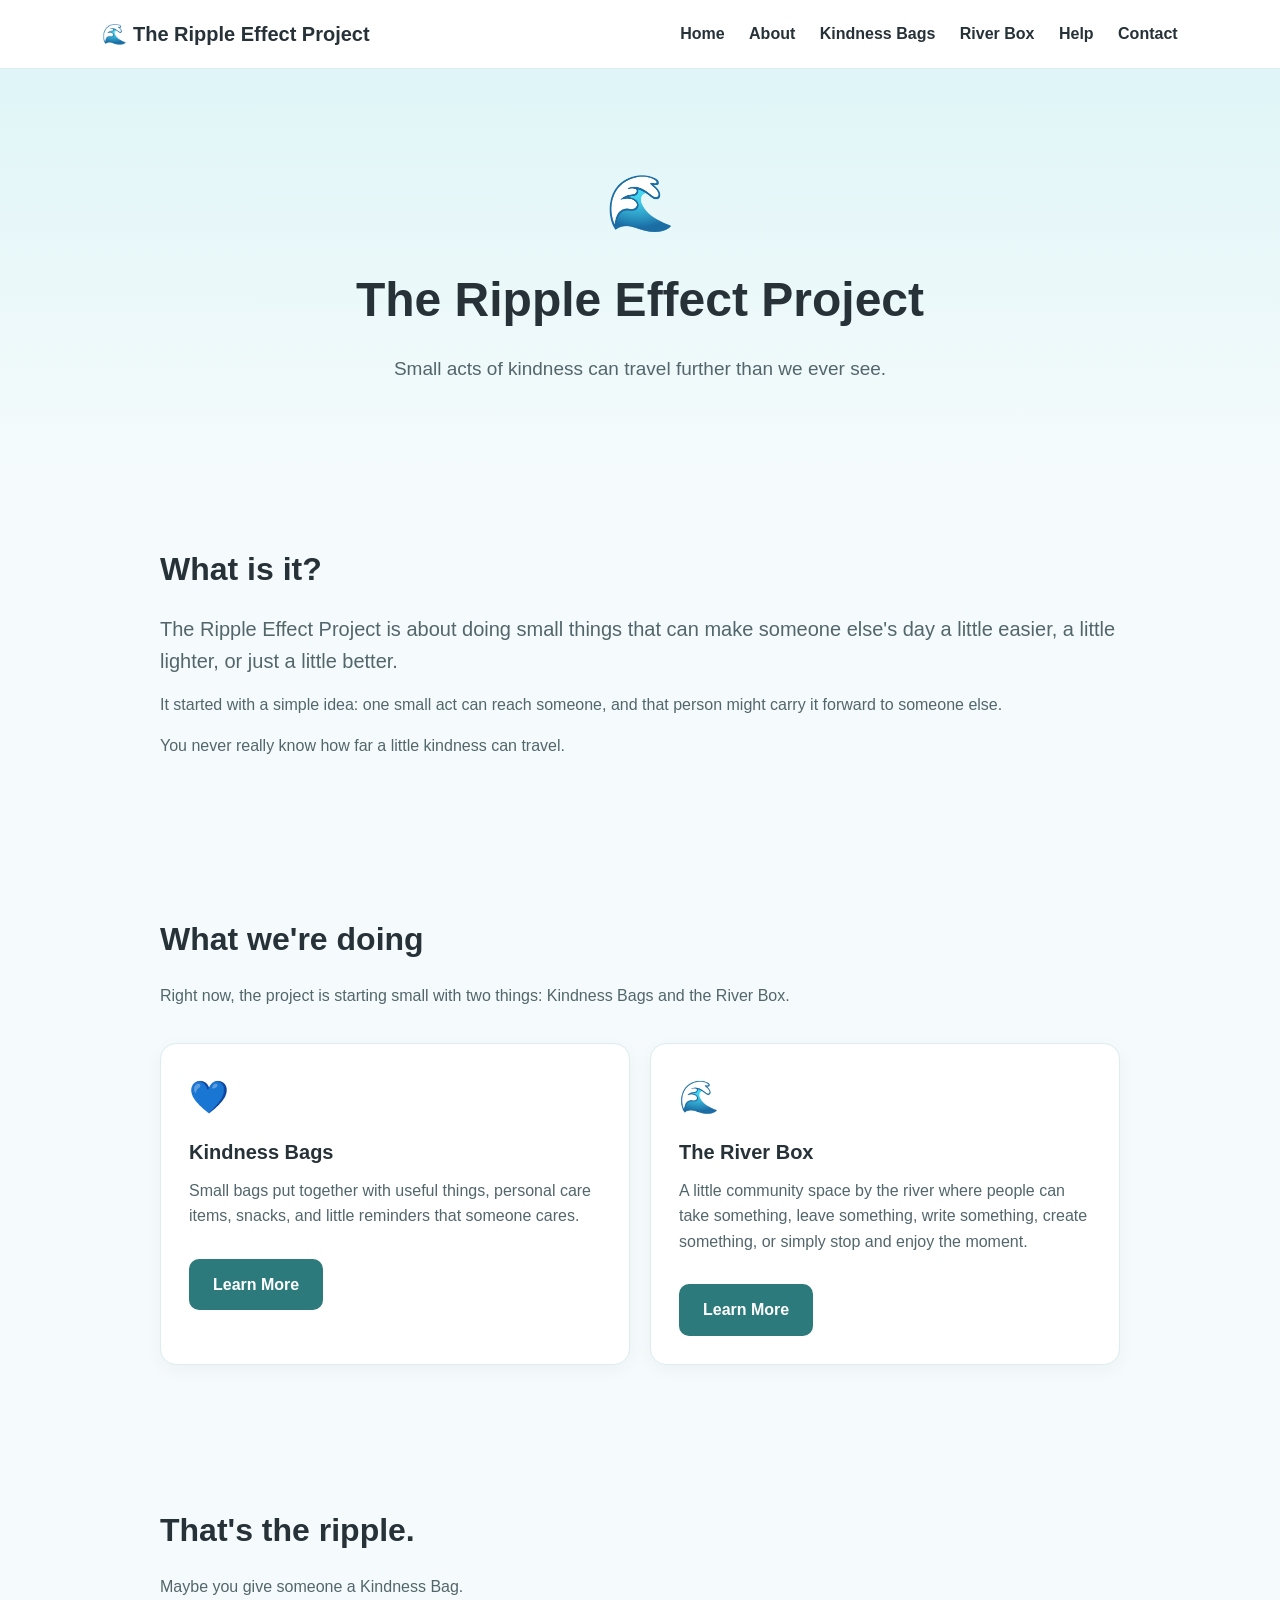
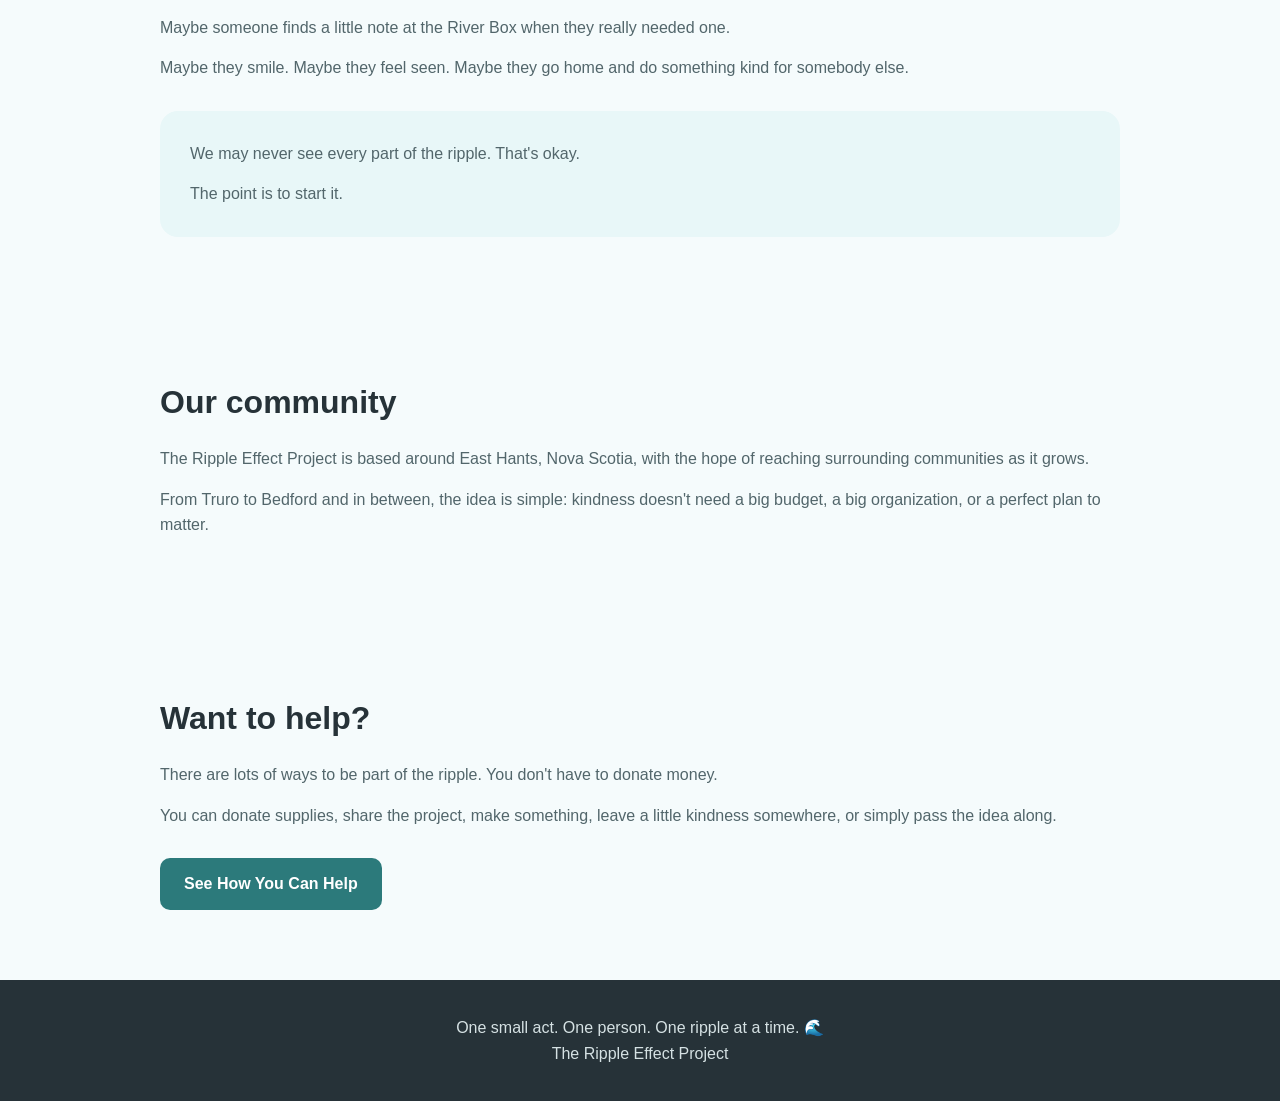
<file: index.html>
<!DOCTYPE html>
<html lang="en">
<head>
  <meta charset="UTF-8">
  <meta name="viewport" content="width=device-width, initial-scale=1.0">
  <title>The Ripple Effect Project</title>
  <!-- Shared stylesheet -->
  <link rel="stylesheet" href="style.css">
</head>
<body>
  <!-- Navigation -->
  <nav>
    <div class="logo">🌊 The Ripple Effect Project</div>
    <div>
      <a href="index.html">Home</a>
      <a href="about.html">About</a>
      <a href="kindness-bags.html">Kindness Bags</a>
      <a href="river-box.html">River Box</a>
      <a href="help.html">Help</a>
      <a href="contact.html">Contact</a>
    </div>
  </nav>
  <!-- Hero -->
  <header class="hero">
    <div class="emoji">🌊</div>
    <h1>The Ripple Effect Project</h1>
    <p>
      Small acts of kindness can travel further than we ever see.
    </p>
  </header>
  <!-- About -->
  <section>
    <h2>What is it?</h2>
    <p class="intro">
      The Ripple Effect Project is about doing small things that can make
      someone else's day a little easier, a little lighter, or just a little
      better.
    </p>
    <p>
      It started with a simple idea: one small act can reach someone,
      and that person might carry it forward to someone else.
    </p>
    <p>
      You never really know how far a little kindness can travel.
    </p>
  </section>
  <!-- What We Do -->
  <section>
    <h2>What we're doing</h2>
    <p>
      Right now, the project is starting small with two things:
      Kindness Bags and the River Box.
    </p>
    <div class="cards">
      <div class="card">
        <div class="icon">💙</div>
        <h3>Kindness Bags</h3>
        <p>
          Small bags put together with useful things, personal care items,
          snacks, and little reminders that someone cares.
        </p>
        <a href="kindness-bags.html" class="button">
          Learn More
        </a>
      </div>
      <div class="card">
        <div class="icon">🌊</div>
        <h3>The River Box</h3>
        <p>
          A little community space by the river where people can take
          something, leave something, write something, create something,
          or simply stop and enjoy the moment.
        </p>
        <a href="river-box.html" class="button">
          Learn More
        </a>
      </div>
    </div>
  </section>
  <!-- Ripple -->
  <section>
    <h2>That's the ripple.</h2>
    <p>
      Maybe you give someone a Kindness Bag.
    </p>
    <p>
      Maybe someone finds a little note at the River Box when they
      really needed one.
    </p>
    <p>
      Maybe they smile. Maybe they feel seen. Maybe they go home and
      do something kind for somebody else.
    </p>
    <div class="note">
      <p>
        We may never see every part of the ripple.
        That's okay.
      </p>
      <p>
        The point is to start it.
      </p>
    </div>
  </section>
  <!-- Community -->
  <section>
    <h2>Our community</h2>
    <p>
      The Ripple Effect Project is based around East Hants, Nova Scotia,
      with the hope of reaching surrounding communities as it grows.
    </p>
    <p>
      From Truro to Bedford and in between, the idea is simple:
      kindness doesn't need a big budget, a big organization, or a perfect
      plan to matter.
    </p>
  </section>
  <!-- Help -->
  <section>
    <h2>Want to help?</h2>
    <p>
      There are lots of ways to be part of the ripple.
      You don't have to donate money.
    </p>
    <p>
      You can donate supplies, share the project, make something,
      leave a little kindness somewhere, or simply pass the idea along.
    </p>
    <a href="help.html" class="button">
      See How You Can Help
    </a>
  </section>
  <!-- Footer -->
  <footer>
    <p>
      One small act. One person. One ripple at a time. 🌊
    </p>
    <p>
      The Ripple Effect Project
    </p>
  </footer>
</body>
</html>
</file>
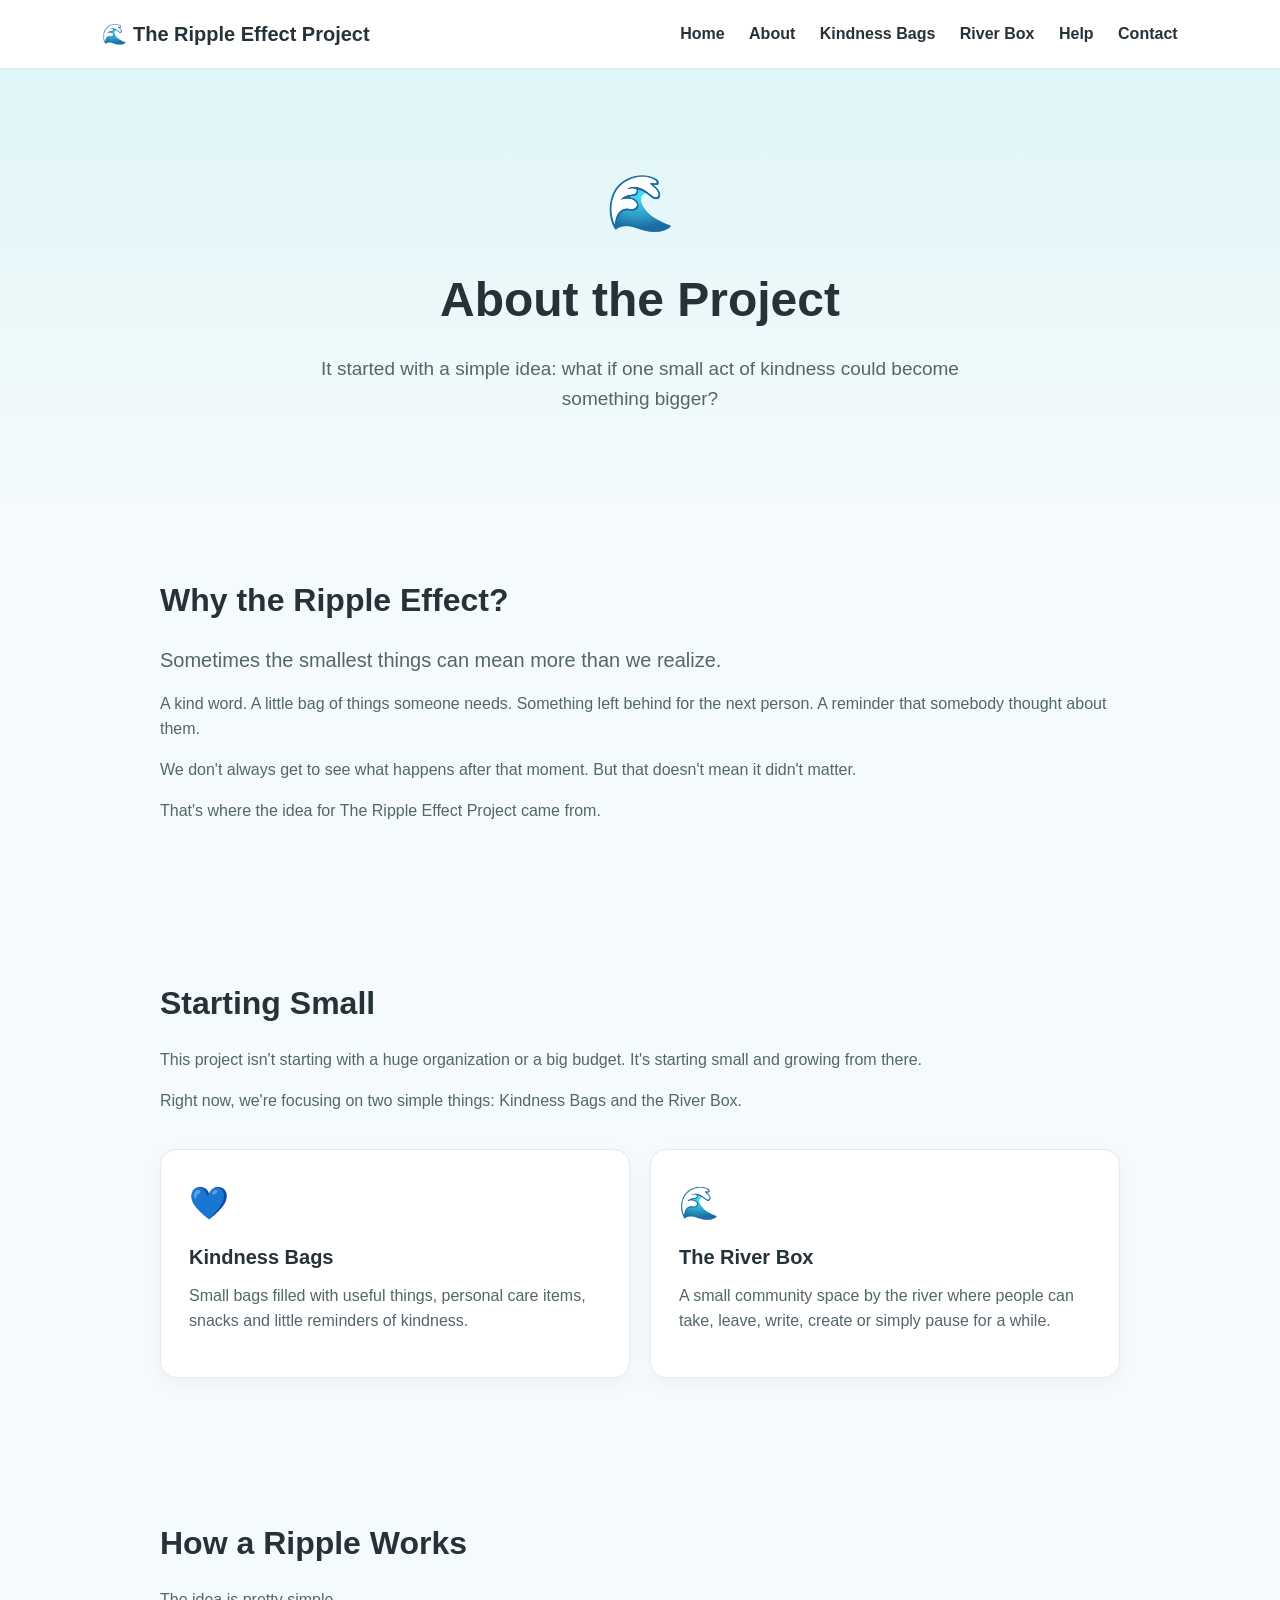
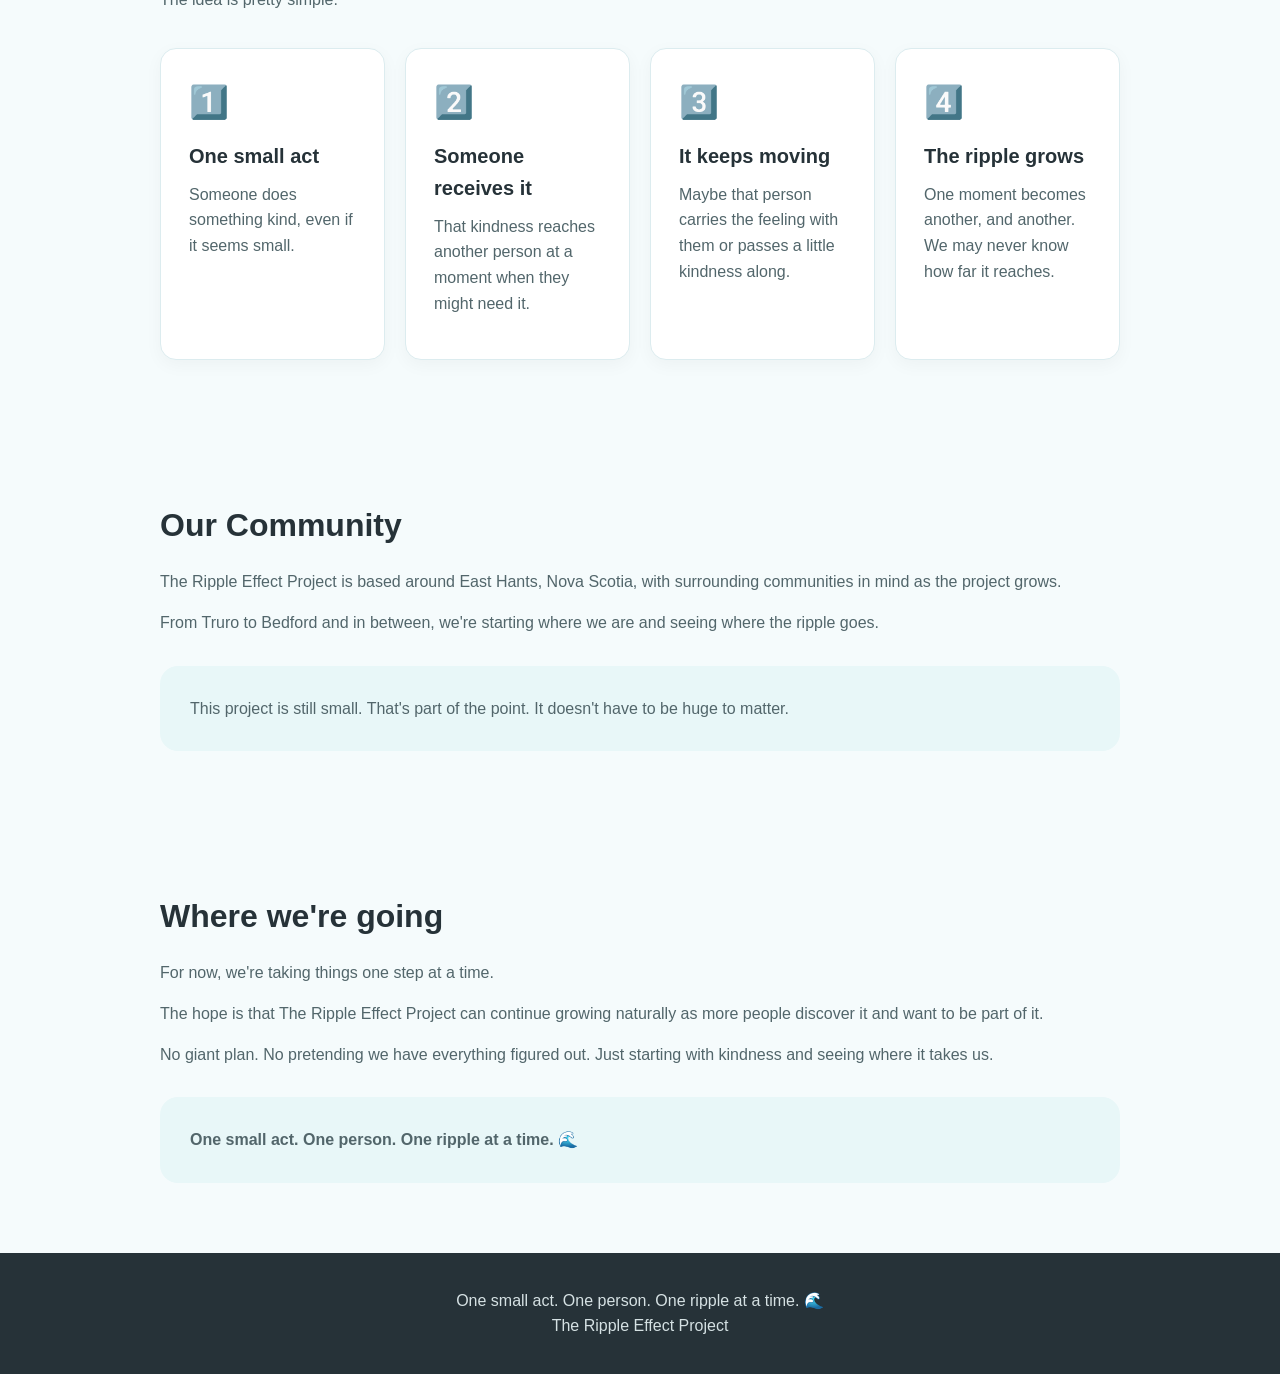
<file: about.html>
<!DOCTYPE html>
<html lang="en">
<head>
  <meta charset="UTF-8">
  <meta name="viewport" content="width=device-width, initial-scale=1.0">
  <title>About | The Ripple Effect Project</title>
  <link rel="stylesheet" href="style.css">
</head>
<body>
  <!-- Navigation -->
  <nav>
    <div class="logo">🌊 The Ripple Effect Project</div>
    <div>
      <a href="index.html">Home</a>
      <a href="about.html">About</a>
      <a href="kindness-bags.html">Kindness Bags</a>
      <a href="river-box.html">River Box</a>
      <a href="help.html">Help</a>
      <a href="contact.html">Contact</a>
    </div>
  </nav>
  <!-- Hero -->
  <header class="hero">
    <div class="emoji">🌊</div>
    <h1>About the Project</h1>
    <p>
      It started with a simple idea: what if one small act of kindness
      could become something bigger?
    </p>
  </header>
  <!-- Why -->
  <section>
    <h2>Why the Ripple Effect?</h2>
    <p class="intro">
      Sometimes the smallest things can mean more than we realize.
    </p>
    <p>
      A kind word. A little bag of things someone needs.
      Something left behind for the next person.
      A reminder that somebody thought about them.
    </p>
    <p>
      We don't always get to see what happens after that moment.
      But that doesn't mean it didn't matter.
    </p>
    <p>
      That's where the idea for The Ripple Effect Project came from.
    </p>
  </section>
  <!-- Starting Small -->
  <section>
    <h2>Starting Small</h2>
    <p>
      This project isn't starting with a huge organization or a big budget.
      It's starting small and growing from there.
    </p>
    <p>
      Right now, we're focusing on two simple things:
      Kindness Bags and the River Box.
    </p>
    <div class="cards">
      <div class="card">
        <div class="icon">💙</div>
        <h3>Kindness Bags</h3>
        <p>
          Small bags filled with useful things, personal care items,
          snacks and little reminders of kindness.
        </p>
      </div>
      <div class="card">
        <div class="icon">🌊</div>
        <h3>The River Box</h3>
        <p>
          A small community space by the river where people can take,
          leave, write, create or simply pause for a while.
        </p>
      </div>
    </div>
  </section>
  <!-- How a Ripple Works -->
  <section>
    <h2>How a Ripple Works</h2>
    <p>
      The idea is pretty simple.
    </p>
    <div class="cards">
      <div class="card">
        <div class="icon">1️⃣</div>
        <h3>One small act</h3>
        <p>
          Someone does something kind, even if it seems small.
        </p>
      </div>
      <div class="card">
        <div class="icon">2️⃣</div>
        <h3>Someone receives it</h3>
        <p>
          That kindness reaches another person at a moment when
          they might need it.
        </p>
      </div>
      <div class="card">
        <div class="icon">3️⃣</div>
        <h3>It keeps moving</h3>
        <p>
          Maybe that person carries the feeling with them
          or passes a little kindness along.
        </p>
      </div>
      <div class="card">
        <div class="icon">4️⃣</div>
        <h3>The ripple grows</h3>
        <p>
          One moment becomes another, and another.
          We may never know how far it reaches.
        </p>
      </div>
    </div>
  </section>
  <!-- Community -->
  <section>
    <h2>Our Community</h2>
    <p>
      The Ripple Effect Project is based around East Hants, Nova Scotia,
      with surrounding communities in mind as the project grows.
    </p>
    <p>
      From Truro to Bedford and in between, we're starting where we are
      and seeing where the ripple goes.
    </p>
    <div class="note">
      <p>
        This project is still small. That's part of the point.
        It doesn't have to be huge to matter.
      </p>
    </div>
  </section>
  <!-- Ending -->
  <section>
    <h2>Where we're going</h2>
    <p>
      For now, we're taking things one step at a time.
    </p>
    <p>
      The hope is that The Ripple Effect Project can continue growing
      naturally as more people discover it and want to be part of it.
    </p>
    <p>
      No giant plan. No pretending we have everything figured out.
      Just starting with kindness and seeing where it takes us.
    </p>
    <div class="note">
      <p>
        <strong>One small act. One person. One ripple at a time. 🌊</strong>
      </p>
    </div>
  </section>
  <!-- Footer -->
  <footer>
    <p>
      One small act. One person. One ripple at a time. 🌊
    </p>
    <p>
      The Ripple Effect Project
    </p>
  </footer>
</body>
</html>
</file>
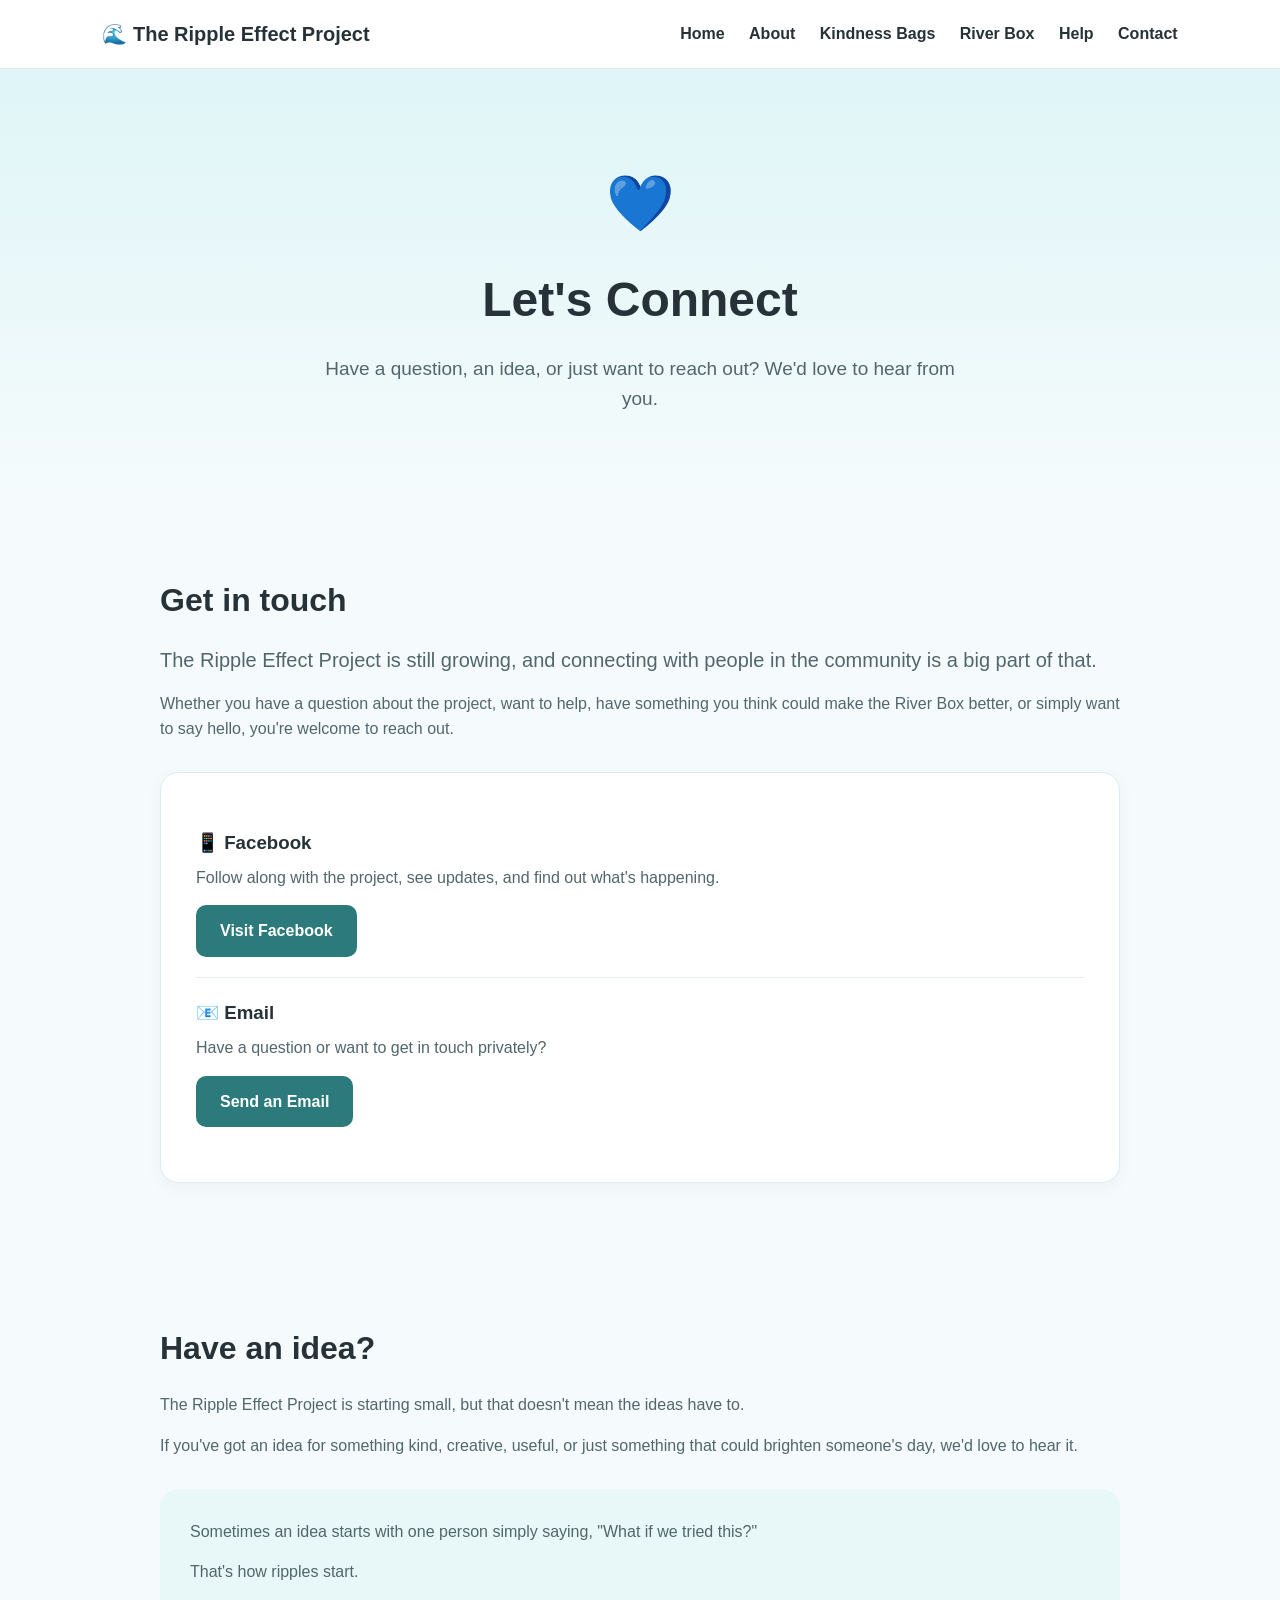
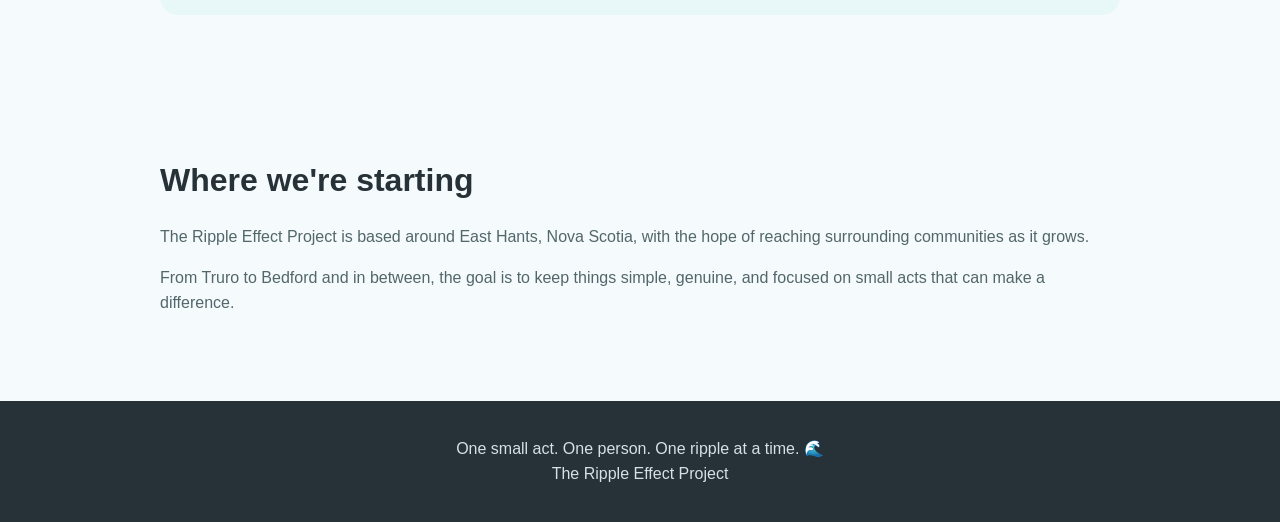
<file: contact.html>
<!DOCTYPE html>
<html lang="en">
<head>
  <meta charset="UTF-8">
  <meta name="viewport" content="width=device-width, initial-scale=1.0">
  <title>Contact | The Ripple Effect Project</title>
  <link rel="stylesheet" href="style.css">
</head>
<body>
  <nav>
    <div class="logo">🌊 The Ripple Effect Project</div>
    <div>
      <a href="index.html">Home</a>
      <a href="about.html">About</a>
      <a href="kindness-bags.html">Kindness Bags</a>
      <a href="river-box.html">River Box</a>
      <a href="help.html">Help</a>
      <a href="contact.html">Contact</a>
    </div>
  </nav>
  <header class="hero">
    <div class="emoji">💙</div>
    <h1>Let's Connect</h1>
    <p>
      Have a question, an idea, or just want to reach out?
      We'd love to hear from you.
    </p>
  </header>
  <section>
    <h2>Get in touch</h2>
    <p class="intro">
      The Ripple Effect Project is still growing, and connecting with
      people in the community is a big part of that.
    </p>
    <p>
      Whether you have a question about the project, want to help,
      have something you think could make the River Box better,
      or simply want to say hello, you're welcome to reach out.
    </p>
    <div class="contact-box">
      <div class="contact-item">
        <h3>📱 Facebook</h3>
        <p>
          Follow along with the project, see updates, and find out
          what's happening.
        </p>
        <!-- Replace # with your actual Facebook page link -->
        <a href="#" class="button">Visit Facebook</a>
      </div>
      <div class="contact-item">
        <h3>📧 Email</h3>
        <p>
          Have a question or want to get in touch privately?
        </p>
        <!-- Replace the email address below with your real project email -->
        <a href="mailto:YOUR-EMAIL-HERE" class="button">
          Send an Email
        </a>
      </div>
    </div>
  </section>
  <section>
    <h2>Have an idea?</h2>
    <p>
      The Ripple Effect Project is starting small, but that doesn't mean
      the ideas have to.
    </p>
    <p>
      If you've got an idea for something kind, creative, useful,
      or just something that could brighten someone's day,
      we'd love to hear it.
    </p>
    <div class="note">
      <p>
        Sometimes an idea starts with one person simply saying,
        "What if we tried this?"
      </p>
      <p>
        That's how ripples start.
      </p>
    </div>
  </section>
  <section>
    <h2>Where we're starting</h2>
    <p>
      The Ripple Effect Project is based around East Hants, Nova Scotia,
      with the hope of reaching surrounding communities as it grows.
    </p>
    <p>
      From Truro to Bedford and in between, the goal is to keep things
      simple, genuine, and focused on small acts that can make a difference.
    </p>
  </section>
  <footer>
    <p>One small act. One person. One ripple at a time. 🌊</p>
    <p>The Ripple Effect Project</p>
  </footer>
</body>
</html>
</file>
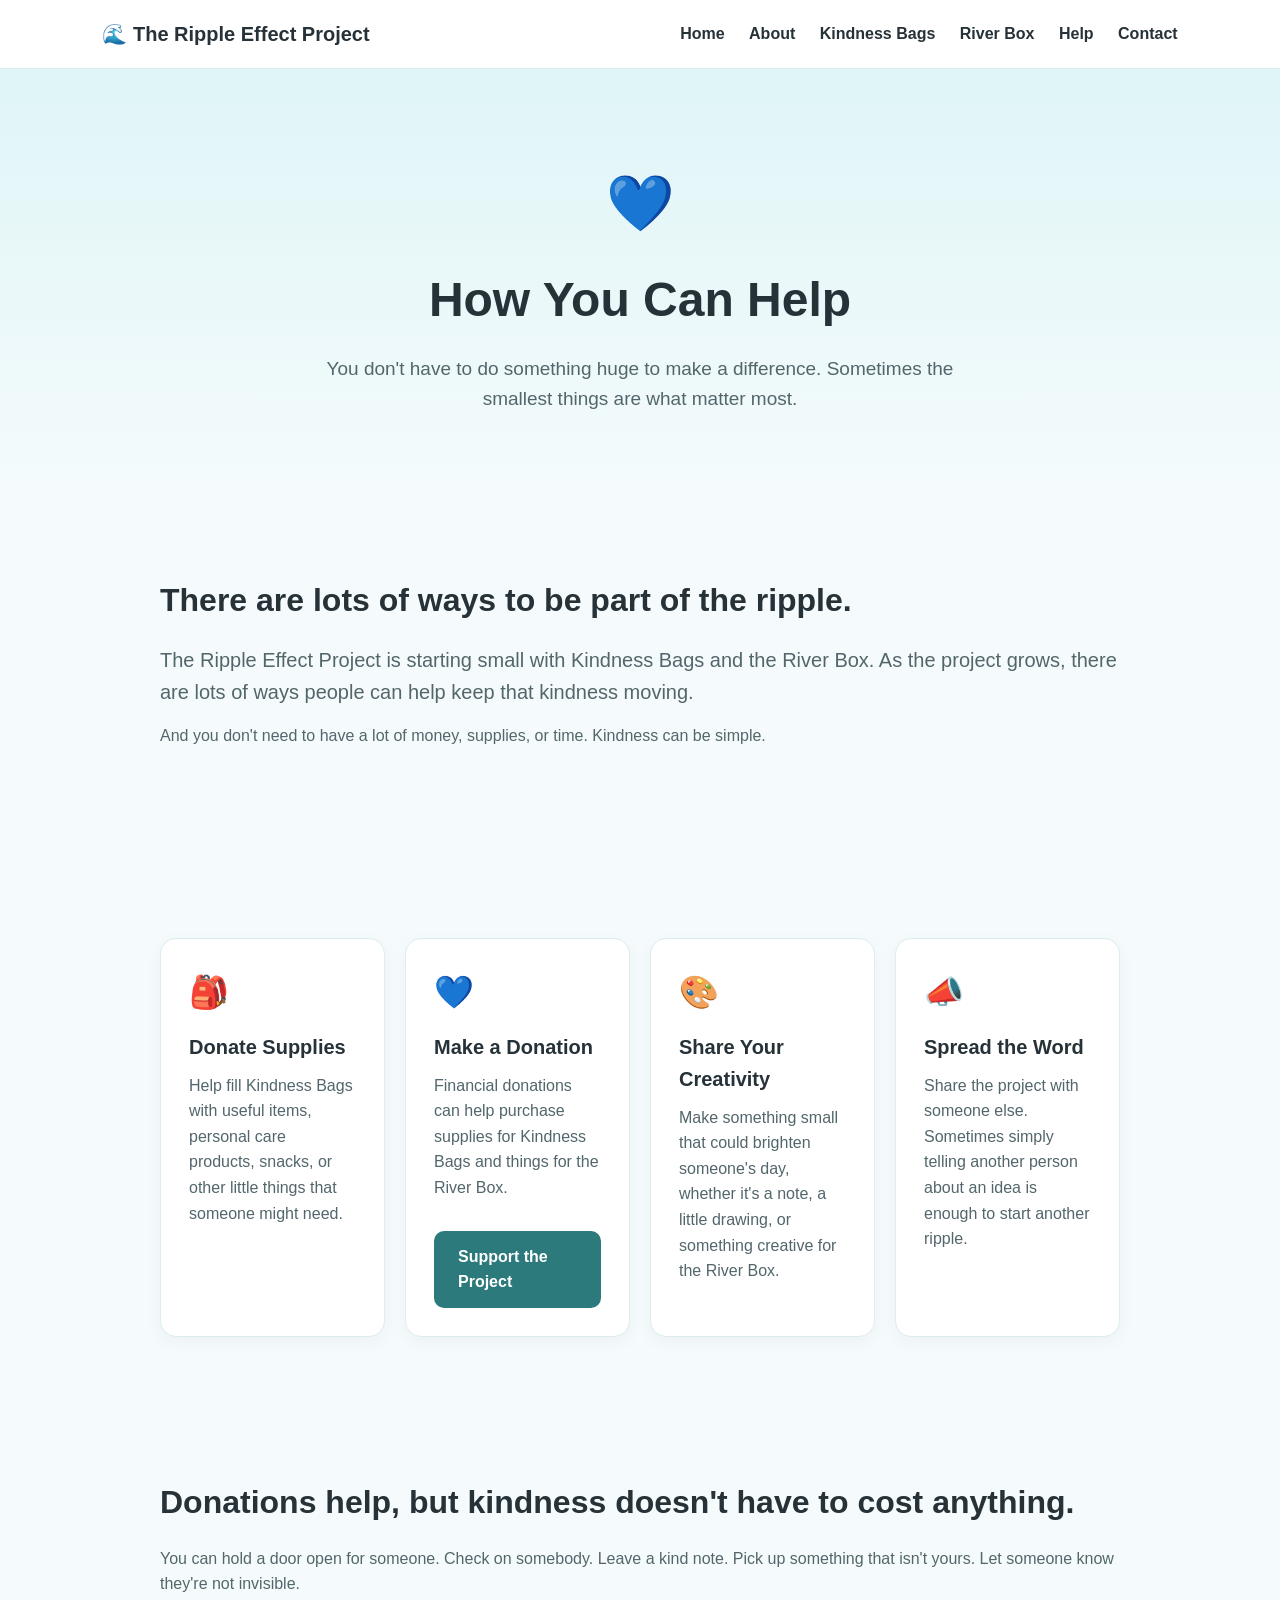
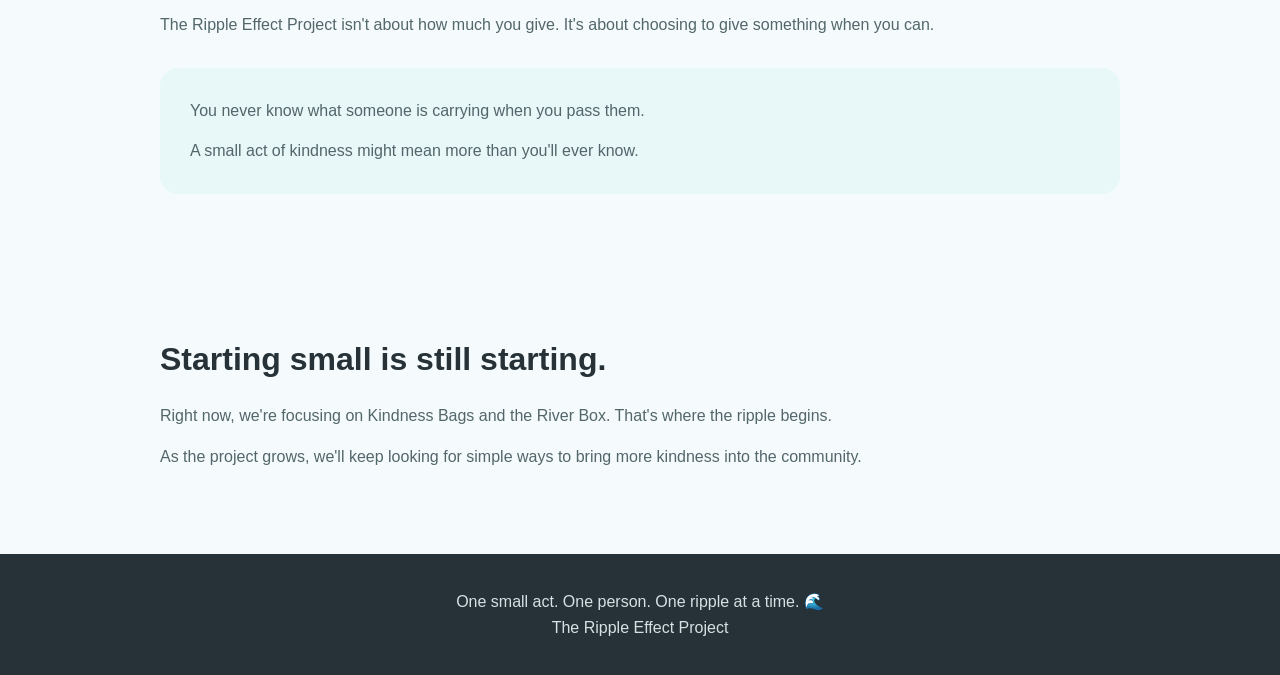
<file: help.html>
<!DOCTYPE html>
<html lang="en">
<head>
  <meta charset="UTF-8">
  <meta name="viewport" content="width=device-width, initial-scale=1.0">
  <title>How You Can Help | The Ripple Effect Project</title>
  <link rel="stylesheet" href="style.css">
</head>
<body>
  <nav>
    <div class="logo">🌊 The Ripple Effect Project</div>
    <div>
      <a href="index.html">Home</a>
      <a href="about.html">About</a>
      <a href="kindness-bags.html">Kindness Bags</a>
      <a href="river-box.html">River Box</a>
      <a href="help.html">Help</a>
      <a href="contact.html">Contact</a>
    </div>
  </nav>
  <header class="hero">
    <div class="emoji">💙</div>
    <h1>How You Can Help</h1>
    <p>
      You don't have to do something huge to make a difference.
      Sometimes the smallest things are what matter most.
    </p>
  </header>
  <section>
    <h2>There are lots of ways to be part of the ripple.</h2>
    <p class="intro">
      The Ripple Effect Project is starting small with Kindness Bags
      and the River Box. As the project grows, there are lots of ways
      people can help keep that kindness moving.
    </p>
    <p>
      And you don't need to have a lot of money, supplies, or time.
      Kindness can be simple.
    </p>
  </section>
  <section>
    <div class="cards">
      <div class="card">
        <div class="icon">🎒</div>
        <h3>Donate Supplies</h3>
        <p>
          Help fill Kindness Bags with useful items, personal care
          products, snacks, or other little things that someone might need.
        </p>
      </div>
      <div class="card">
        <div class="icon">💙</div>
        <h3>Make a Donation</h3>
        <p>
          Financial donations can help purchase supplies for Kindness Bags
          and things for the River Box.
        </p>
        <!-- Add your GoFundMe link here when you're ready -->
        <a href="#" class="button">Support the Project</a>
      </div>
      <div class="card">
        <div class="icon">🎨</div>
        <h3>Share Your Creativity</h3>
        <p>
          Make something small that could brighten someone's day,
          whether it's a note, a little drawing, or something creative
          for the River Box.
        </p>
      </div>
      <div class="card">
        <div class="icon">📣</div>
        <h3>Spread the Word</h3>
        <p>
          Share the project with someone else. Sometimes simply telling
          another person about an idea is enough to start another ripple.
        </p>
      </div>
    </div>
  </section>
  <section>
    <h2>Donations help, but kindness doesn't have to cost anything.</h2>
    <p>
      You can hold a door open for someone. Check on somebody.
      Leave a kind note. Pick up something that isn't yours.
      Let someone know they're not invisible.
    </p>
    <p>
      The Ripple Effect Project isn't about how much you give.
      It's about choosing to give something when you can.
    </p>
    <div class="note">
      <p>
        You never know what someone is carrying when you pass them.
      </p>
      <p>
        A small act of kindness might mean more than you'll ever know.
      </p>
    </div>
  </section>
  <section>
    <h2>Starting small is still starting.</h2>
    <p>
      Right now, we're focusing on Kindness Bags and the River Box.
      That's where the ripple begins.
    </p>
    <p>
      As the project grows, we'll keep looking for simple ways to
      bring more kindness into the community.
    </p>
  </section>
  <footer>
    <p>One small act. One person. One ripple at a time. 🌊</p>
    <p>The Ripple Effect Project</p>
  </footer>
</body>
</html>
</file>
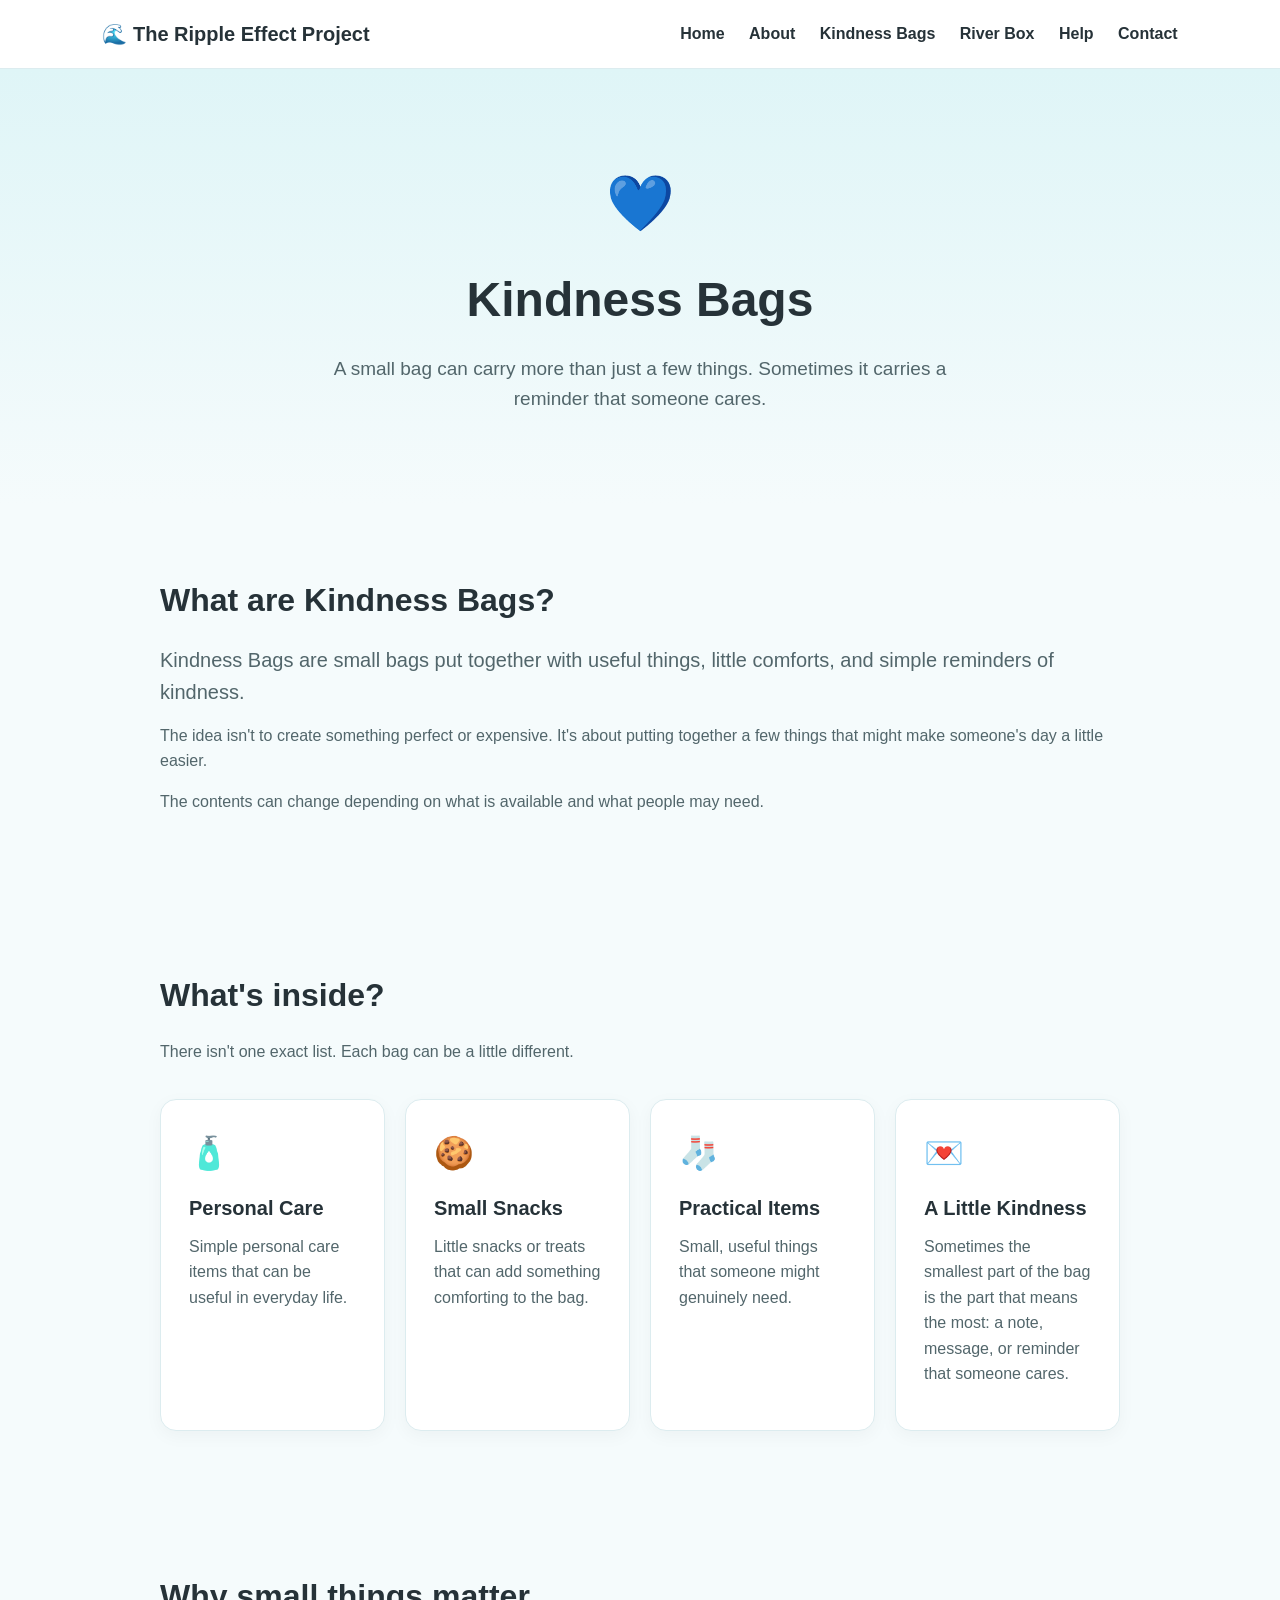
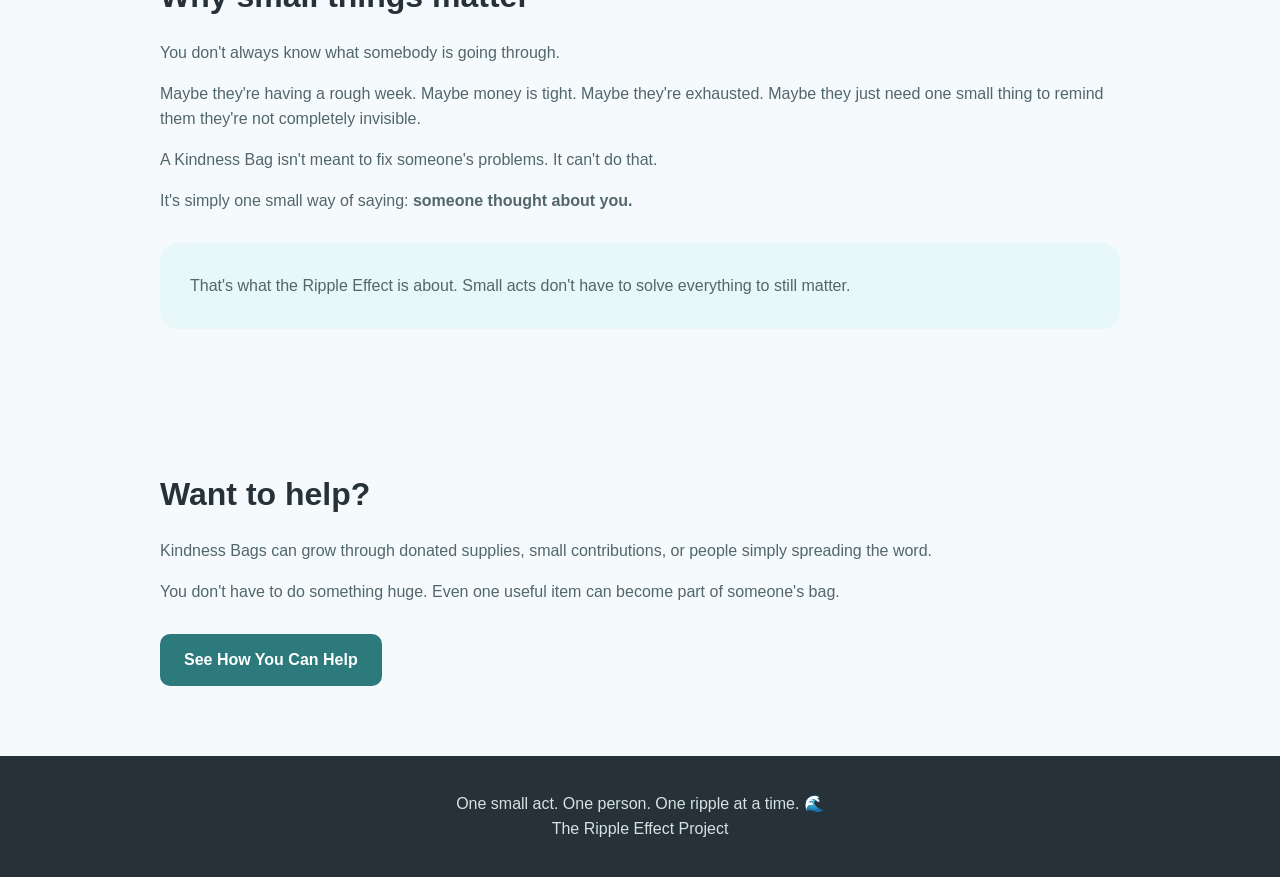
<file: kindness-bags.html>
<!DOCTYPE html>
<html lang="en">
<head>
  <meta charset="UTF-8">
  <meta name="viewport" content="width=device-width, initial-scale=1.0">
  <title>Kindness Bags | The Ripple Effect Project</title>
  <link rel="stylesheet" href="style.css">
</head>
<body>
  <!-- Navigation -->
  <nav>
    <div class="logo">🌊 The Ripple Effect Project</div>
    <div>
      <a href="index.html">Home</a>
      <a href="about.html">About</a>
      <a href="kindness-bags.html">Kindness Bags</a>
      <a href="river-box.html">River Box</a>
      <a href="help.html">Help</a>
      <a href="contact.html">Contact</a>
    </div>
  </nav>
  <!-- Hero -->
  <header class="hero">
    <div class="emoji">💙</div>
    <h1>Kindness Bags</h1>
    <p>
      A small bag can carry more than just a few things.
      Sometimes it carries a reminder that someone cares.
    </p>
  </header>
  <!-- What Are They? -->
  <section>
    <h2>What are Kindness Bags?</h2>
    <p class="intro">
      Kindness Bags are small bags put together with useful things,
      little comforts, and simple reminders of kindness.
    </p>
    <p>
      The idea isn't to create something perfect or expensive.
      It's about putting together a few things that might make someone's
      day a little easier.
    </p>
    <p>
      The contents can change depending on what is available and what
      people may need.
    </p>
  </section>
  <!-- What's Inside -->
  <section>
    <h2>What's inside?</h2>
    <p>
      There isn't one exact list. Each bag can be a little different.
    </p>
    <div class="cards">
      <div class="card">
        <div class="icon">🧴</div>
        <h3>Personal Care</h3>
        <p>
          Simple personal care items that can be useful in everyday life.
        </p>
      </div>
      <div class="card">
        <div class="icon">🍪</div>
        <h3>Small Snacks</h3>
        <p>
          Little snacks or treats that can add something comforting
          to the bag.
        </p>
      </div>
      <div class="card">
        <div class="icon">🧦</div>
        <h3>Practical Items</h3>
        <p>
          Small, useful things that someone might genuinely need.
        </p>
      </div>
      <div class="card">
        <div class="icon">💌</div>
        <h3>A Little Kindness</h3>
        <p>
          Sometimes the smallest part of the bag is the part that
          means the most: a note, message, or reminder that someone cares.
        </p>
      </div>
    </div>
  </section>
  <!-- Why It Matters -->
  <section>
    <h2>Why small things matter</h2>
    <p>
      You don't always know what somebody is going through.
    </p>
    <p>
      Maybe they're having a rough week.
      Maybe money is tight.
      Maybe they're exhausted.
      Maybe they just need one small thing to remind them they're not
      completely invisible.
    </p>
    <p>
      A Kindness Bag isn't meant to fix someone's problems.
      It can't do that.
    </p>
    <p>
      It's simply one small way of saying:
      <strong>someone thought about you.</strong>
    </p>
    <div class="note">
      <p>
        That's what the Ripple Effect is about.
        Small acts don't have to solve everything to still matter.
      </p>
    </div>
  </section>
  <!-- Help -->
  <section>
    <h2>Want to help?</h2>
    <p>
      Kindness Bags can grow through donated supplies, small contributions,
      or people simply spreading the word.
    </p>
    <p>
      You don't have to do something huge.
      Even one useful item can become part of someone's bag.
    </p>
    <a href="help.html" class="button">
      See How You Can Help
    </a>
  </section>
  <!-- Footer -->
  <footer>
    <p>
      One small act. One person. One ripple at a time. 🌊
    </p>
    <p>
      The Ripple Effect Project
    </p>
  </footer>
</body>
</html>
</file>
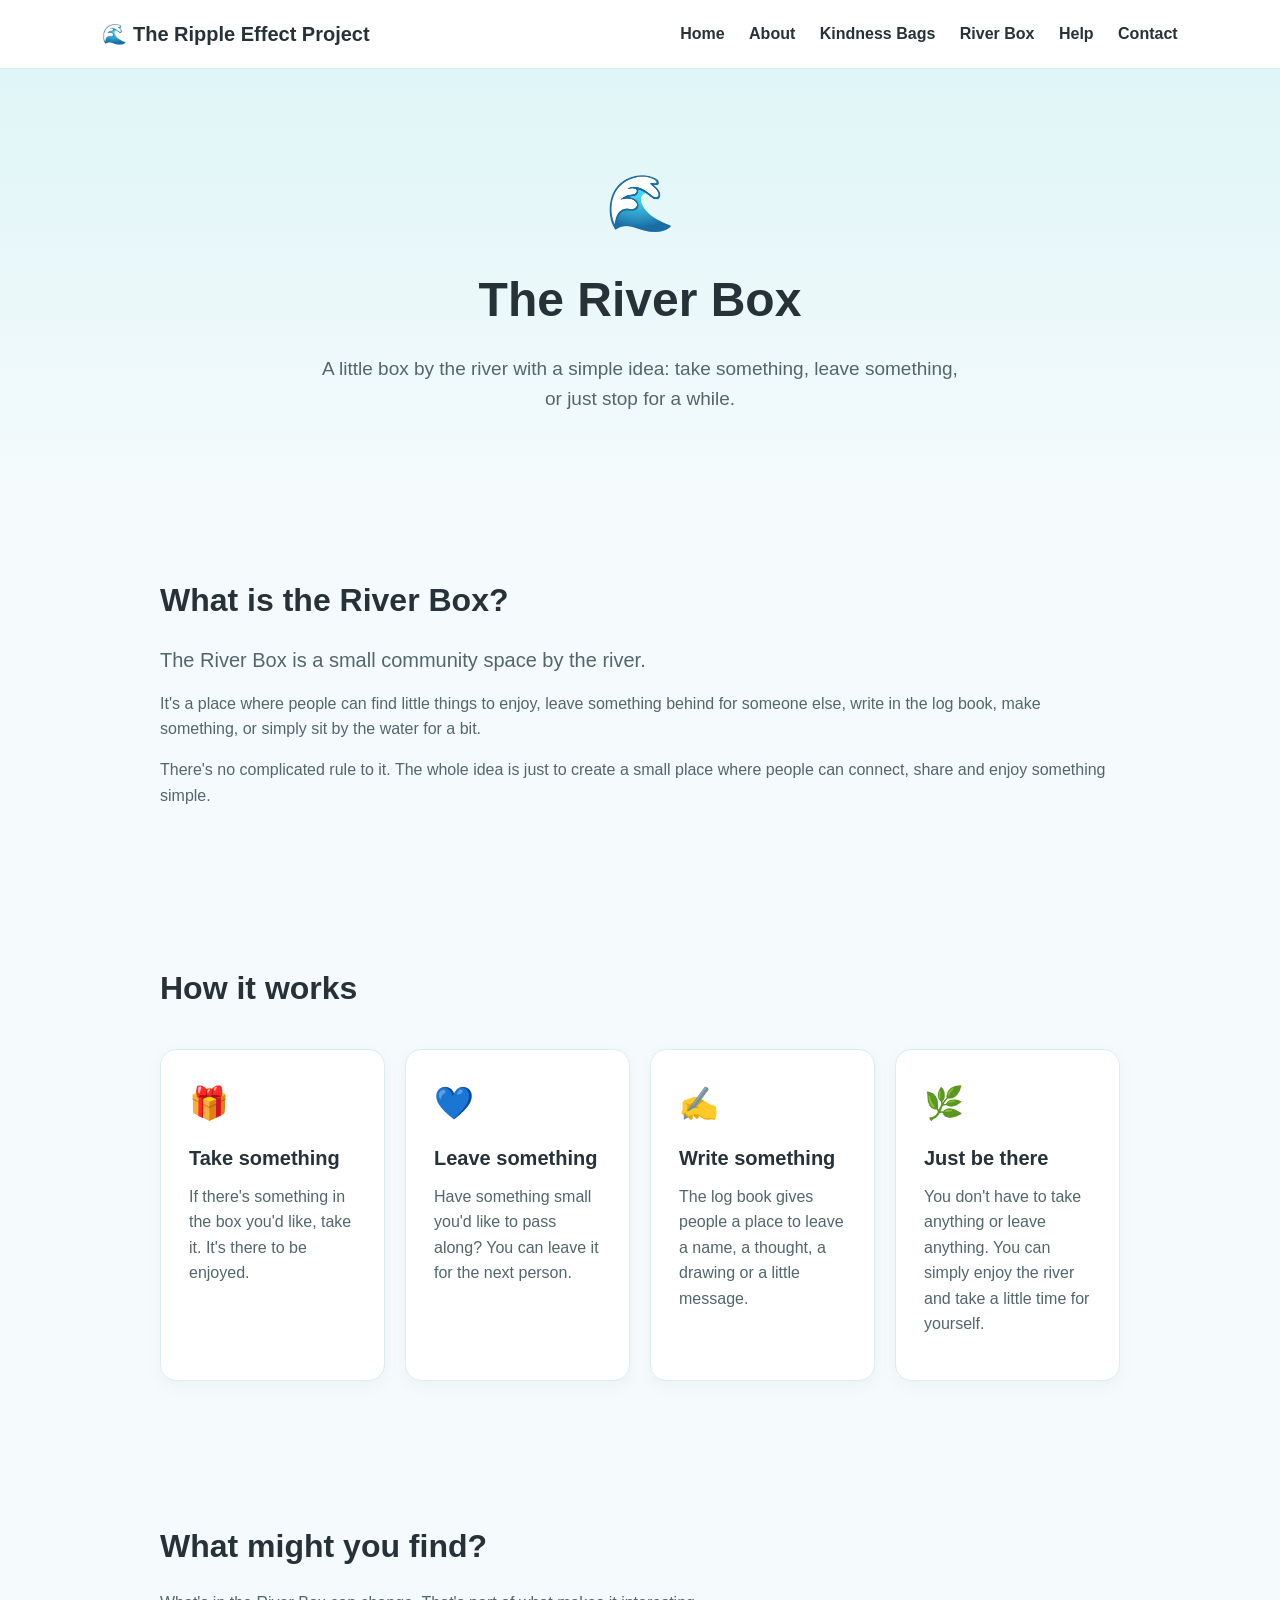
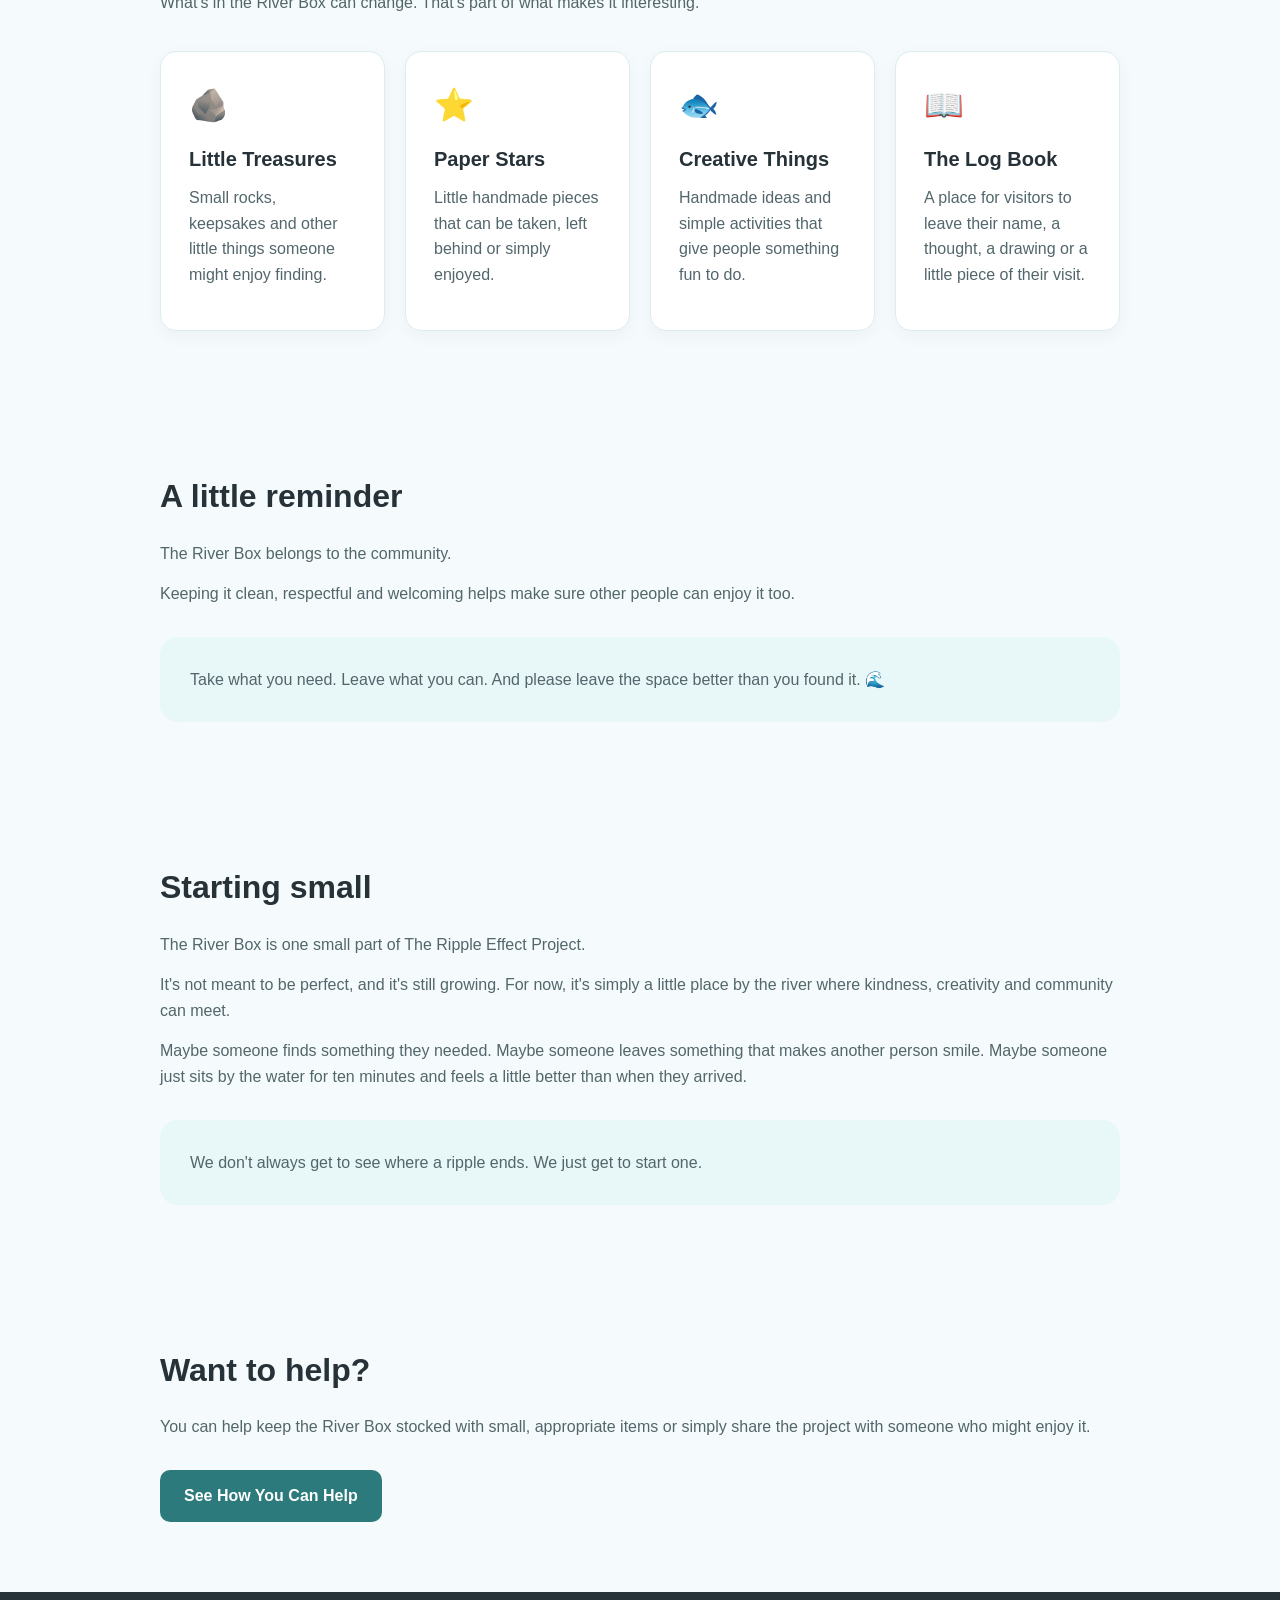
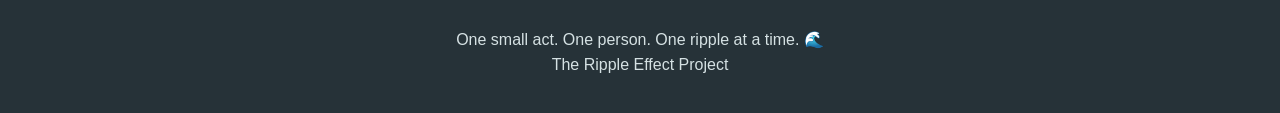
<file: river-box.html>
<!DOCTYPE html>
<html lang="en">
<head>
  <meta charset="UTF-8">
  <meta name="viewport" content="width=device-width, initial-scale=1.0">
  <title>The River Box | The Ripple Effect Project</title>
  <link rel="stylesheet" href="style.css">
</head>
<body>
  <!-- Navigation -->
  <nav>
    <div class="logo">🌊 The Ripple Effect Project</div>
    <div>
      <a href="index.html">Home</a>
      <a href="about.html">About</a>
      <a href="kindness-bags.html">Kindness Bags</a>
      <a href="river-box.html">River Box</a>
      <a href="help.html">Help</a>
      <a href="contact.html">Contact</a>
    </div>
  </nav>
  <!-- Hero -->
  <header class="hero">
    <div class="emoji">🌊</div>
    <h1>The River Box</h1>
    <p>
      A little box by the river with a simple idea:
      take something, leave something, or just stop for a while.
    </p>
  </header>
  <!-- What Is It -->
  <section>
    <h2>What is the River Box?</h2>
    <p class="intro">
      The River Box is a small community space by the river.
    </p>
    <p>
      It's a place where people can find little things to enjoy,
      leave something behind for someone else, write in the log book,
      make something, or simply sit by the water for a bit.
    </p>
    <p>
      There's no complicated rule to it.
      The whole idea is just to create a small place where people can
      connect, share and enjoy something simple.
    </p>
  </section>
  <!-- How It Works -->
  <section>
    <h2>How it works</h2>
    <div class="cards">
      <div class="card">
        <div class="icon">🎁</div>
        <h3>Take something</h3>
        <p>
          If there's something in the box you'd like, take it.
          It's there to be enjoyed.
        </p>
      </div>
      <div class="card">
        <div class="icon">💙</div>
        <h3>Leave something</h3>
        <p>
          Have something small you'd like to pass along?
          You can leave it for the next person.
        </p>
      </div>
      <div class="card">
        <div class="icon">✍️</div>
        <h3>Write something</h3>
        <p>
          The log book gives people a place to leave a name,
          a thought, a drawing or a little message.
        </p>
      </div>
      <div class="card">
        <div class="icon">🌿</div>
        <h3>Just be there</h3>
        <p>
          You don't have to take anything or leave anything.
          You can simply enjoy the river and take a little time for yourself.
        </p>
      </div>
    </div>
  </section>
  <!-- What You Might Find -->
  <section>
    <h2>What might you find?</h2>
    <p>
      What's in the River Box can change.
      That's part of what makes it interesting.
    </p>
    <div class="cards">
      <div class="card">
        <div class="icon">🪨</div>
        <h3>Little Treasures</h3>
        <p>
          Small rocks, keepsakes and other little things
          someone might enjoy finding.
        </p>
      </div>
      <div class="card">
        <div class="icon">⭐</div>
        <h3>Paper Stars</h3>
        <p>
          Little handmade pieces that can be taken,
          left behind or simply enjoyed.
        </p>
      </div>
      <div class="card">
        <div class="icon">🐟</div>
        <h3>Creative Things</h3>
        <p>
          Handmade ideas and simple activities that give people
          something fun to do.
        </p>
      </div>
      <div class="card">
        <div class="icon">📖</div>
        <h3>The Log Book</h3>
        <p>
          A place for visitors to leave their name,
          a thought, a drawing or a little piece of their visit.
        </p>
      </div>
    </div>
  </section>
  <!-- Respect -->
  <section>
    <h2>A little reminder</h2>
    <p>
      The River Box belongs to the community.
    </p>
    <p>
      Keeping it clean, respectful and welcoming helps make sure
      other people can enjoy it too.
    </p>
    <div class="note">
      <p>
        Take what you need. Leave what you can.
        And please leave the space better than you found it. 🌊
      </p>
    </div>
  </section>
  <!-- Growing -->
  <section>
    <h2>Starting small</h2>
    <p>
      The River Box is one small part of The Ripple Effect Project.
    </p>
    <p>
      It's not meant to be perfect, and it's still growing.
      For now, it's simply a little place by the river where
      kindness, creativity and community can meet.
    </p>
    <p>
      Maybe someone finds something they needed.
      Maybe someone leaves something that makes another person smile.
      Maybe someone just sits by the water for ten minutes and feels
      a little better than when they arrived.
    </p>
    <div class="note">
      <p>
        We don't always get to see where a ripple ends.
        We just get to start one.
      </p>
    </div>
  </section>
  <!-- Help -->
  <section>
    <h2>Want to help?</h2>
    <p>
      You can help keep the River Box stocked with small,
      appropriate items or simply share the project with someone
      who might enjoy it.
    </p>
    <a href="help.html" class="button">
      See How You Can Help
    </a>
  </section>
  <!-- Footer -->
  <footer>
    <p>
      One small act. One person. One ripple at a time. 🌊
    </p>
    <p>
      The Ripple Effect Project
    </p>
  </footer>
</body>
</html>
</file>
<file: style.css>
/* =========================================
   THE RIPPLE EFFECT PROJECT
   Shared Website Styles
   ========================================= */
* {
  box-sizing: border-box;
  margin: 0;
  padding: 0;
}
html {
  scroll-behavior: smooth;
}
body {
  font-family: Arial, sans-serif;
  line-height: 1.6;
  color: #263238;
  background: #f5fbfc;
}
/* =========================================
   NAVIGATION
   ========================================= */
nav {
  background: #ffffff;
  padding: 18px 8%;
  display: flex;
  justify-content: space-between;
  align-items: center;
  border-bottom: 1px solid #dcecef;
  position: sticky;
  top: 0;
  z-index: 100;
}
.logo {
  font-size: 20px;
  font-weight: bold;
}
nav a {
  color: #263238;
  text-decoration: none;
  margin-left: 20px;
  font-weight: 600;
}
nav a:hover {
  color: #2c7a7b;
}
/* =========================================
   HERO
   ========================================= */
.hero {
  text-align: center;
  padding: 90px 20px;
  background: linear-gradient(180deg, #dff5f7, #f5fbfc);
}
.hero .emoji {
  font-size: 55px;
  margin-bottom: 15px;
}
.hero h1 {
  font-size: 48px;
  margin-bottom: 15px;
}
.hero p {
  max-width: 650px;
  margin: auto;
  font-size: 19px;
  color: #52666b;
}
/* =========================================
   SECTIONS
   ========================================= */
section {
  max-width: 1000px;
  margin: auto;
  padding: 70px 20px;
}
section h2 {
  font-size: 32px;
  margin-bottom: 18px;
}
section p {
  margin-bottom: 15px;
  color: #52666b;
}
.intro {
  font-size: 20px;
}
/* =========================================
   CARDS
   ========================================= */
.cards {
  display: grid;
  grid-template-columns: repeat(auto-fit, minmax(210px, 1fr));
  gap: 20px;
  margin-top: 35px;
}
.card {
  background: #ffffff;
  padding: 28px;
  border-radius: 16px;
  border: 1px solid #dcecef;
  box-shadow: 0 5px 18px rgba(0, 0, 0, 0.04);
}
.card h3 {
  margin-bottom: 10px;
  font-size: 20px;
}
.card .icon {
  font-size: 32px;
  margin-bottom: 12px;
}
/* =========================================
   SPECIAL BOXES
   ========================================= */
.note,
.support-box {
  background: #e8f7f8;
  padding: 30px;
  border-radius: 18px;
  margin-top: 30px;
}
.note p:last-child,
.support-box p:last-child {
  margin-bottom: 0;
}
.respect {
  background: #ffffff;
  border-radius: 18px;
  padding: 30px;
  border: 1px solid #dcecef;
  margin-top: 30px;
}
/* =========================================
   CONTACT
   ========================================= */
.contact-box {
  background: #ffffff;
  padding: 35px;
  border-radius: 18px;
  border: 1px solid #dcecef;
  margin-top: 30px;
  box-shadow: 0 5px 18px rgba(0, 0, 0, 0.04);
}
.contact-item {
  padding: 20px 0;
  border-bottom: 1px solid #e4eef0;
}
.contact-item:last-child {
  border-bottom: none;
}
.contact-item h3 {
  margin-bottom: 7px;
}
.contact-item p {
  margin-bottom: 0;
}
/* =========================================
   BUTTONS
   ========================================= */
.button {
  display: inline-block;
  margin-top: 15px;
  padding: 13px 24px;
  background: #2c7a7b;
  color: #ffffff;
  text-decoration: none;
  border-radius: 10px;
  font-weight: bold;
}
.button:hover {
  opacity: 0.9;
}
/* =========================================
   FOOTER
   ========================================= */
footer {
  text-align: center;
  padding: 35px 20px;
  background: #263238;
  color: #ffffff;
}
footer p {
  color: #d5e1e3;
}
/* =========================================
   MOBILE
   ========================================= */
@media (max-width: 700px) {
  nav {
    flex-direction: column;
    gap: 12px;
    text-align: center;
  }
  nav a {
    margin: 0 7px;
    font-size: 14px;
  }
  .logo {
    font-size: 18px;
  }
  .hero {
    padding: 70px 20px;
  }
  .hero h1 {
    font-size: 38px;
  }
  .hero p {
    font-size: 17px;
  }
  section {
    padding: 55px 20px;
  }
  section h2 {
    font-size: 28px;
  }
  .cards {
    grid-template-columns: 1fr;
  }
}
</file>
